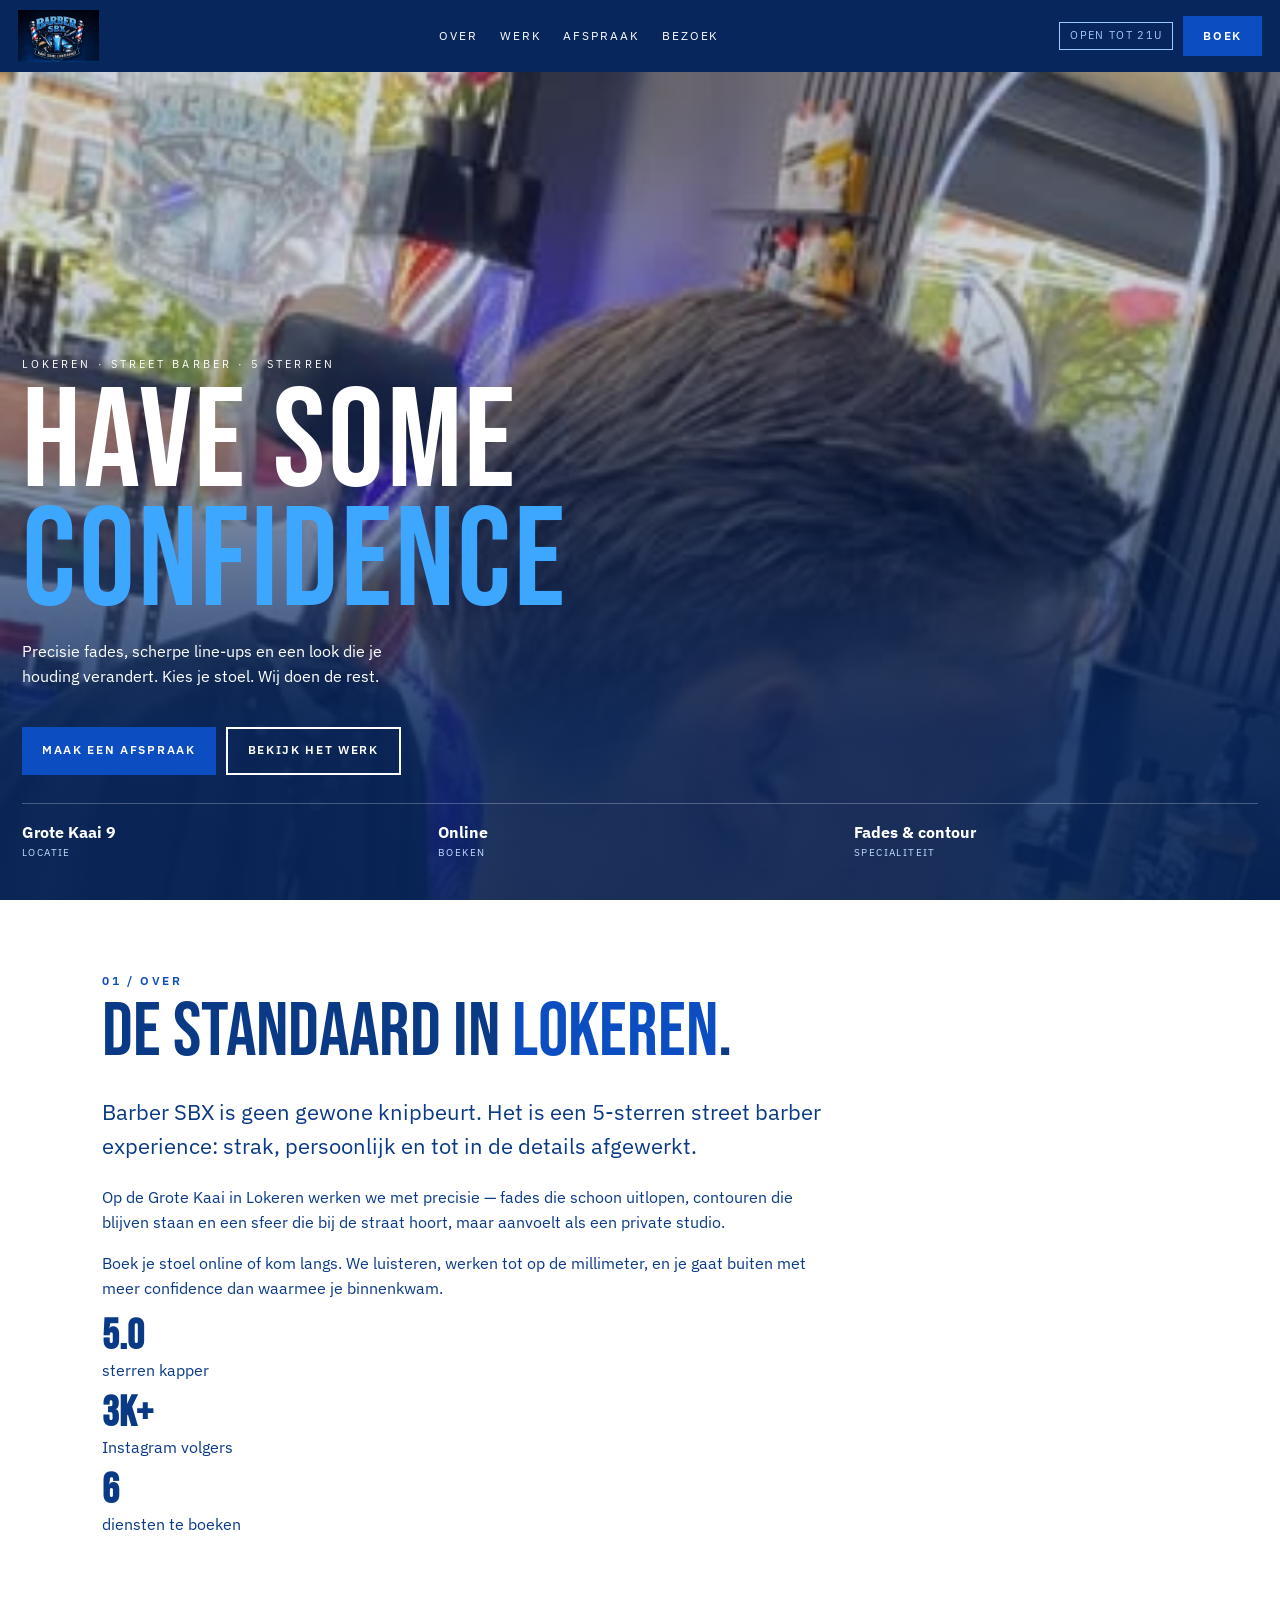
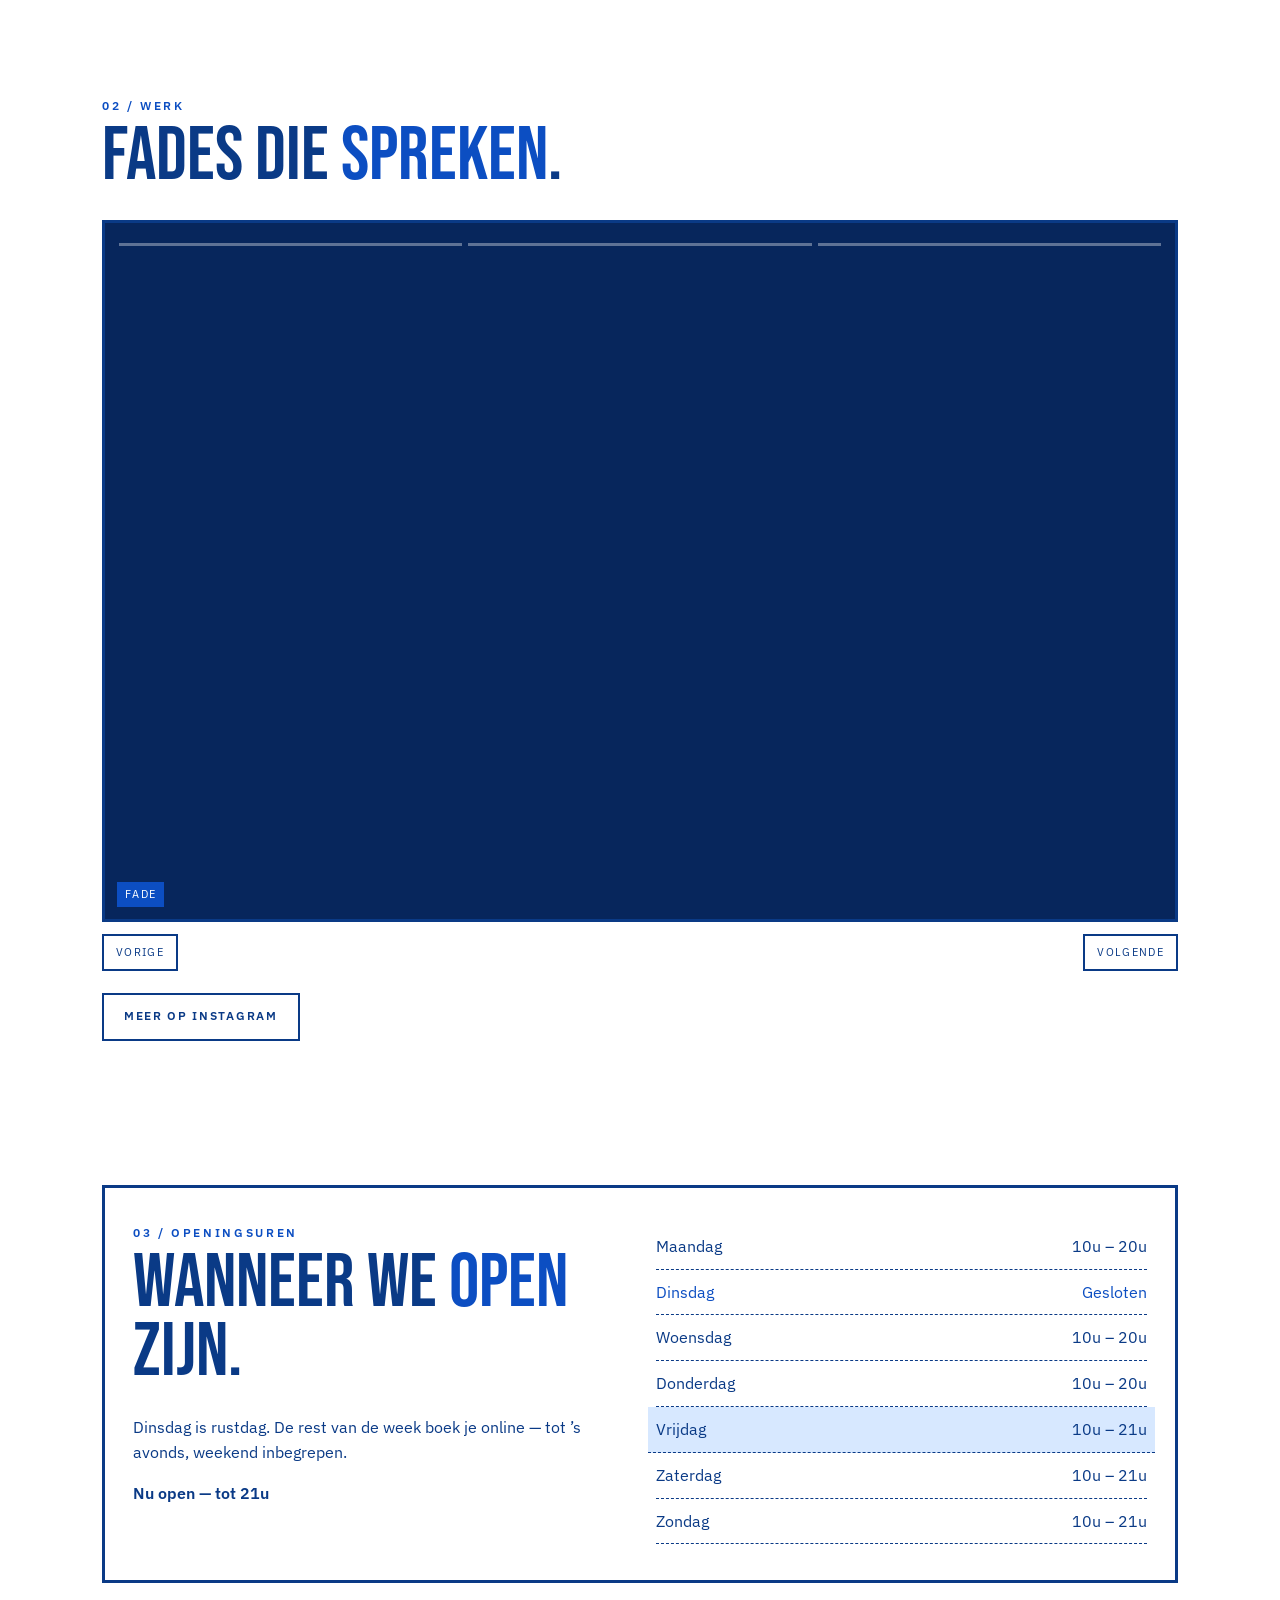
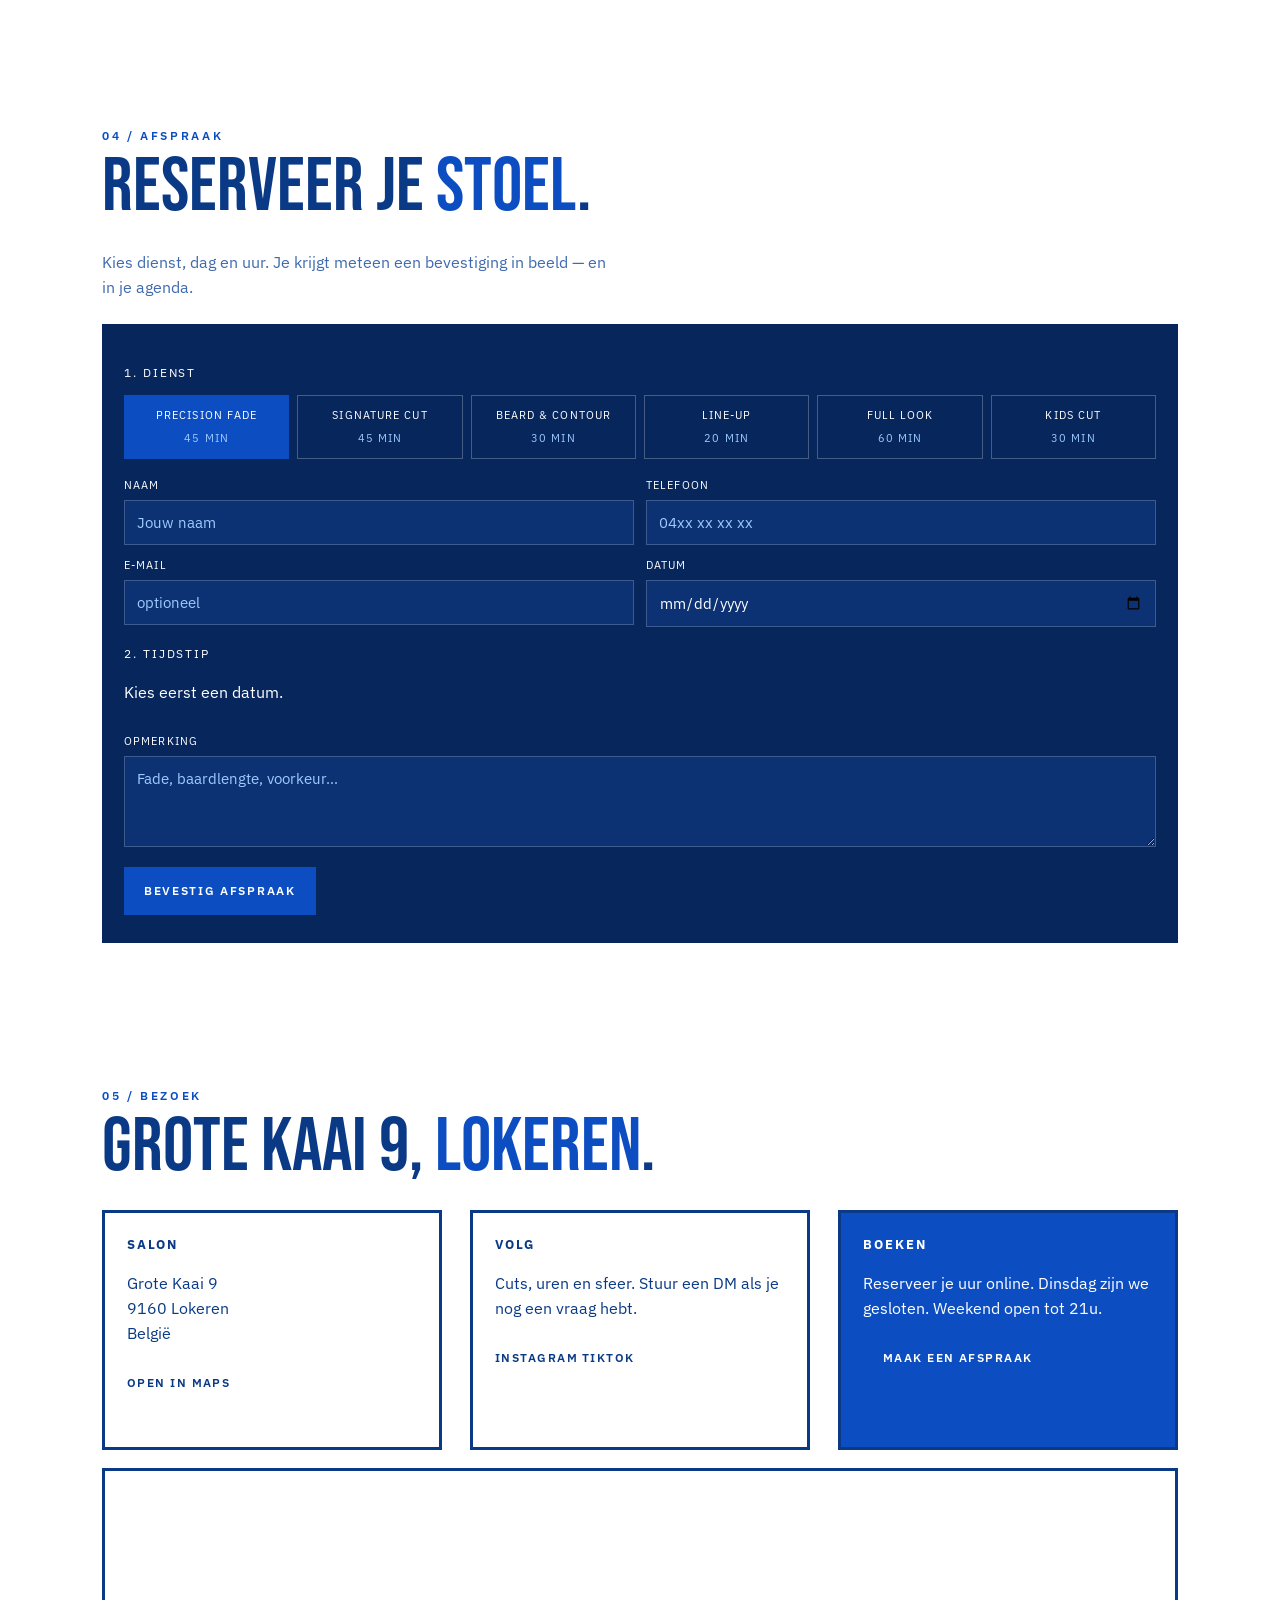
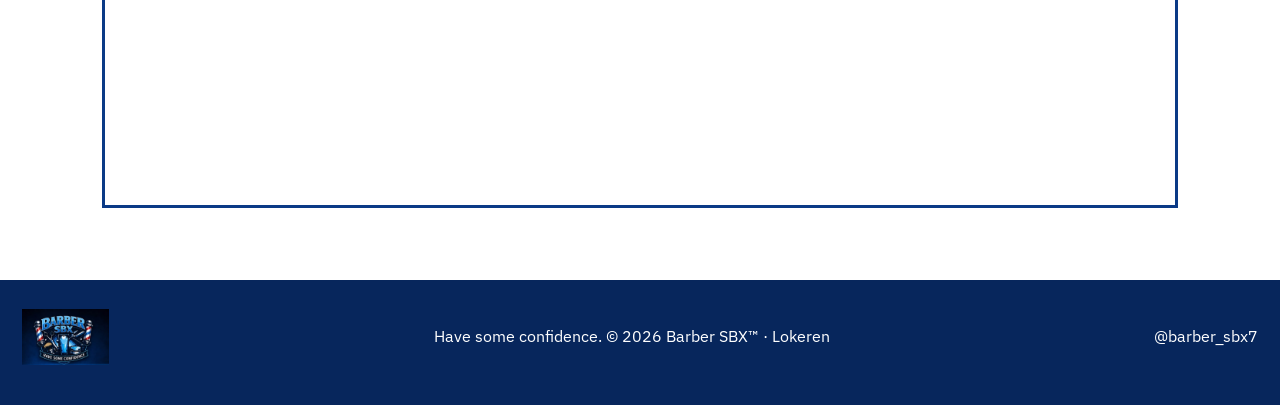
<file: index.html>
<!DOCTYPE html>
<html lang="nl">
  <head>
    <meta charset="UTF-8" />
    <meta name="viewport" content="width=device-width, initial-scale=1" />
    <title>Barber SBX™ | Street look — Lokeren</title>
    <meta
      name="description"
      content="Barber SBX in Lokeren. 5-sterren street barber voor precisie fades, knipbeurten en baard. Grote Kaai 9. Boek online je afspraak."
    />
    <meta name="theme-color" content="#0a3a86" />
    <link rel="icon" href="./assets/brand/favicon.svg" type="image/svg+xml" />
    <meta property="og:title" content="Barber SBX™ | Have Some Confidence" />
    <meta
      property="og:description"
      content="5-sterren kapper in Lokeren. Precisie fades. Boek je afspraak online."
    />
    <meta property="og:type" content="website" />
    <meta property="og:image" content="./assets/images/work-4.jpg" />
    <meta property="og:locale" content="nl_BE" />
    <link rel="preconnect" href="https://fonts.googleapis.com" />
    <link rel="preconnect" href="https://fonts.gstatic.com" crossorigin />
    <link
      href="https://fonts.googleapis.com/css2?family=Bebas+Neue&family=IBM+Plex+Sans:ital,wght@0,400;0,500;0,600;1,400&display=swap"
      rel="stylesheet"
    />
    <link rel="stylesheet" href="./styles.css?v=blauw-wit" />
  </head>
  <body>
    <div class="loader" id="loader">
      <img src="./assets/brand/logo.png" alt="Barber SBX" />
    </div>

    <header class="nav" id="nav">
      <a class="nav-brand" href="#top">
        <img src="./assets/brand/logo.png" alt="Barber SBX" />
      </a>
      <nav class="nav-links" id="navLinks" aria-label="Hoofdnavigatie">
        <a href="#over">Over</a>
        <a href="#werk">Werk</a>
        <a href="#afspraak">Afspraak</a>
        <a href="#bezoek">Bezoek</a>
      </nav>
      <div class="nav-actions">
        <span class="status-pill" id="statusPill">Status</span>
        <a class="btn btn-sm" href="#afspraak">Boek</a>
        <button class="nav-toggle" id="navToggle" aria-label="Menu" aria-expanded="false">
          <span></span><span></span>
        </button>
      </div>
    </header>

    <main id="top">
      <section class="hero">
        <video
          autoplay
          muted
          loop
          playsinline
          webkit-playsinline
          preload="auto"
          disablepictureinpicture
          controlslist="nodownload nofullscreen noremoteplayback"
          aria-label="Barber aan het knippen"
        >
          <source src="./assets/video/cut-hero.mp4" type="video/mp4" />
        </video>
        <img src="./assets/images/work-4.jpg" alt="" />
        <div class="hero-shade"></div>
        <div class="hero-copy">
          <p class="tag">Lokeren · Street barber · 5 sterren</p>
          <h1>Have some<br /><span>confidence</span></h1>
          <p class="lead">
            Precisie fades, scherpe line-ups en een look die je houding verandert.
            Kies je stoel. Wij doen de rest.
          </p>
          <div class="hero-cta">
            <a class="btn" href="#afspraak">Maak een afspraak</a>
            <a class="btn ghost" href="#werk">Bekijk het werk</a>
          </div>
          <ul class="facts">
            <li><b>Grote Kaai 9</b><span>Locatie</span></li>
            <li><b>Online</b><span>Boeken</span></li>
            <li><b>Fades &amp; contour</b><span>Specialiteit</span></li>
          </ul>
        </div>
      </section>

      <section class="block about" id="over">
        <p class="kicker">01 / Over</p>
        <h2>De standaard in <i>Lokeren</i>.</h2>
        <div class="about-grid">
          <div>
            <p class="lede">
              Barber SBX is geen gewone knipbeurt. Het is een 5-sterren street barber
              experience: strak, persoonlijk en tot in de details afgewerkt.
            </p>
            <p>
              Op de Grote Kaai in Lokeren werken we met precisie — fades die schoon
              uitlopen, contouren die blijven staan en een sfeer die bij de straat
              hoort, maar aanvoelt als een private studio.
            </p>
            <p>
              Boek je stoel online of kom langs. We luisteren, werken tot op de
              millimeter, en je gaat buiten met meer confidence dan waarmee je binnenkwam.
            </p>
            <ul class="stats">
              <li><strong data-count="5" data-suffix=".0">0</strong> sterren kapper</li>
              <li><strong data-count="3" data-suffix="k+">0</strong> Instagram volgers</li>
              <li><strong data-count="6" data-suffix="">0</strong> diensten te boeken</li>
            </ul>
          </div>
        </div>
      </section>

      <section class="block gallery" id="werk">
        <p class="kicker">02 / Werk</p>
        <h2>Fades die <i>spreken</i>.</h2>
        <div class="cut-show" data-cut-show aria-roledescription="slideshow" aria-label="Voorbeeldkapsels">
          <div class="cut-stage">
            <div class="cut-progress" data-cut-progress></div>
            <video
              muted
              playsinline
              webkit-playsinline
              preload="metadata"
              disablepictureinpicture
              controlslist="nodownload nofullscreen noremoteplayback"
              data-label="Fade"
              aria-label="Voorbeeldkapsel fade van Barber SBX"
            >
              <source src="./assets/video/cut-1.mp4" type="video/mp4" />
            </video>
            <video
              muted
              playsinline
              webkit-playsinline
              preload="metadata"
              disablepictureinpicture
              controlslist="nodownload nofullscreen noremoteplayback"
              data-label="Cut"
              aria-label="Voorbeeldkapsel cut van Barber SBX"
            >
              <source src="./assets/video/cut-2.mp4" type="video/mp4" />
            </video>
            <video
              muted
              playsinline
              webkit-playsinline
              preload="metadata"
              disablepictureinpicture
              controlslist="nodownload nofullscreen noremoteplayback"
              data-label="Fades"
              aria-label="Voorbeeldkapsels fades van Barber SBX"
            >
              <source src="./assets/video/cut-3.mp4" type="video/mp4" />
            </video>
            <span class="cut-label" data-cut-label>Fade</span>
          </div>
          <div class="cut-nav">
            <button type="button" data-cut-prev>Vorige</button>
            <button type="button" data-cut-next>Volgende</button>
          </div>
        </div>
        <a class="btn ghost" href="https://www.instagram.com/barber_sbx7/" target="_blank" rel="noopener">
          Meer op Instagram
        </a>
      </section>

      <section class="block hours" id="uren">
        <div class="ticket">
          <div>
            <p class="kicker">03 / Openingsuren</p>
            <h2>Wanneer we <i>open</i> zijn.</h2>
            <p>
              Dinsdag is rustdag. De rest van de week boek je online — tot ’s avonds,
              weekend inbegrepen.
            </p>
            <p class="live-line" id="liveLine">We kijken of de stoel vrij is…</p>
          </div>
          <ol class="hours-table" id="hoursTable">
            <li data-day="1"><span>Maandag</span><span>10u – 20u</span></li>
            <li data-day="2" class="closed"><span>Dinsdag</span><span>Gesloten</span></li>
            <li data-day="3"><span>Woensdag</span><span>10u – 20u</span></li>
            <li data-day="4"><span>Donderdag</span><span>10u – 20u</span></li>
            <li data-day="5"><span>Vrijdag</span><span>10u – 21u</span></li>
            <li data-day="6"><span>Zaterdag</span><span>10u – 21u</span></li>
            <li data-day="0"><span>Zondag</span><span>10u – 21u</span></li>
          </ol>
        </div>
      </section>

      <section class="block booking" id="afspraak">
        <p class="kicker">04 / Afspraak</p>
        <h2>Reserveer je <i>stoel</i>.</h2>
        <p class="note">Kies dienst, dag en uur. Je krijgt meteen een bevestiging in beeld — en in je agenda.</p>

        <form class="book-form" id="bookForm">
          <p class="book-label">1. Dienst</p>
          <div class="book-services" id="bookServices">
            <label class="service-chip">
              <input type="radio" name="service" value="fade" checked />
              <span>Precision Fade <em>45 min</em></span>
            </label>
            <label class="service-chip">
              <input type="radio" name="service" value="cut" />
              <span>Signature Cut <em>45 min</em></span>
            </label>
            <label class="service-chip">
              <input type="radio" name="service" value="beard" />
              <span>Beard &amp; Contour <em>30 min</em></span>
            </label>
            <label class="service-chip">
              <input type="radio" name="service" value="lineup" />
              <span>Line-up <em>20 min</em></span>
            </label>
            <label class="service-chip">
              <input type="radio" name="service" value="full" />
              <span>Full Look <em>60 min</em></span>
            </label>
            <label class="service-chip">
              <input type="radio" name="service" value="kids" />
              <span>Kids Cut <em>30 min</em></span>
            </label>
          </div>

          <div class="book-grid">
            <label>Naam <input id="bookName" name="name" type="text" autocomplete="name" required placeholder="Jouw naam" /></label>
            <label>Telefoon <input id="bookPhone" name="phone" type="tel" autocomplete="tel" required placeholder="04xx xx xx xx" /></label>
            <label>E-mail <input id="bookEmail" name="email" type="email" autocomplete="email" placeholder="optioneel" /></label>
            <label>Datum <input id="bookDate" name="date" type="date" required /></label>
          </div>

          <p class="book-label">2. Tijdstip</p>
          <p class="slot-hint" id="slotHint">Kies eerst een datum.</p>
          <div class="slots" id="slots" role="listbox" aria-label="Beschikbare uren"></div>

          <label class="wide">Opmerking <textarea id="bookNote" name="note" rows="3" placeholder="Fade, baardlengte, voorkeur…"></textarea></label>
          <input type="hidden" id="bookTime" name="time" />
          <button class="btn" type="submit" id="bookSubmit">Bevestig afspraak</button>
        </form>

        <div class="book-success" id="bookSuccess" hidden>
          <p class="kicker">Bevestigd</p>
          <h3>Je stoel staat klaar.</h3>
          <p id="bookSummary"></p>
          <div class="hero-cta">
            <button class="btn" type="button" id="bookIcs">Zet in je agenda</button>
            <button class="btn ghost" type="button" id="bookNew">Nieuwe afspraak</button>
          </div>
        </div>
      </section>

      <section class="block visit" id="bezoek">
        <p class="kicker">05 / Bezoek</p>
        <h2>Grote Kaai 9, <i>Lokeren</i>.</h2>
        <div class="cards">
          <article>
            <h3>Salon</h3>
            <p>Grote Kaai 9<br />9160 Lokeren<br />België</p>
            <a href="https://maps.google.com/?q=Grote+Kaai+9,+9160+Lokeren" target="_blank" rel="noopener">Open in Maps</a>
          </article>
          <article>
            <h3>Volg</h3>
            <p>Cuts, uren en sfeer. Stuur een DM als je nog een vraag hebt.</p>
            <a href="https://www.instagram.com/barber_sbx7/" target="_blank" rel="noopener">Instagram</a>
            <a href="https://www.tiktok.com/@barber_sbx" target="_blank" rel="noopener">TikTok</a>
          </article>
          <article class="hot">
            <h3>Boeken</h3>
            <p>Reserveer je uur online. Dinsdag zijn we gesloten. Weekend open tot 21u.</p>
            <a class="btn" href="#afspraak">Maak een afspraak</a>
          </article>
        </div>
        <div class="map-wrap">
          <iframe
            title="Barber SBX op Grote Kaai 9, Lokeren"
            loading="lazy"
            referrerpolicy="no-referrer-when-downgrade"
            src="https://maps.google.com/maps?q=Grote%20Kaai%209%2C%209160%20Lokeren&t=&z=16&ie=UTF8&iwloc=&output=embed"
          ></iframe>
        </div>
      </section>
    </main>

    <a class="float-book" href="#afspraak">Boek</a>

    <footer class="footer">
      <img src="./assets/brand/logo.png" alt="Barber SBX" />
      <p>Have some confidence. © <span id="year"></span> Barber SBX™ · Lokeren</p>
      <a href="https://www.instagram.com/barber_sbx7/" target="_blank" rel="noopener">@barber_sbx7</a>
    </footer>

    <div class="lightbox" id="lightbox" hidden>
      <button class="lightbox-close" id="lightboxClose" aria-label="Sluiten">Sluiten</button>
      <img id="lightboxImg" alt="" />
    </div>

    <script src="./app.js"></script>
  </body>
</html>
</file>
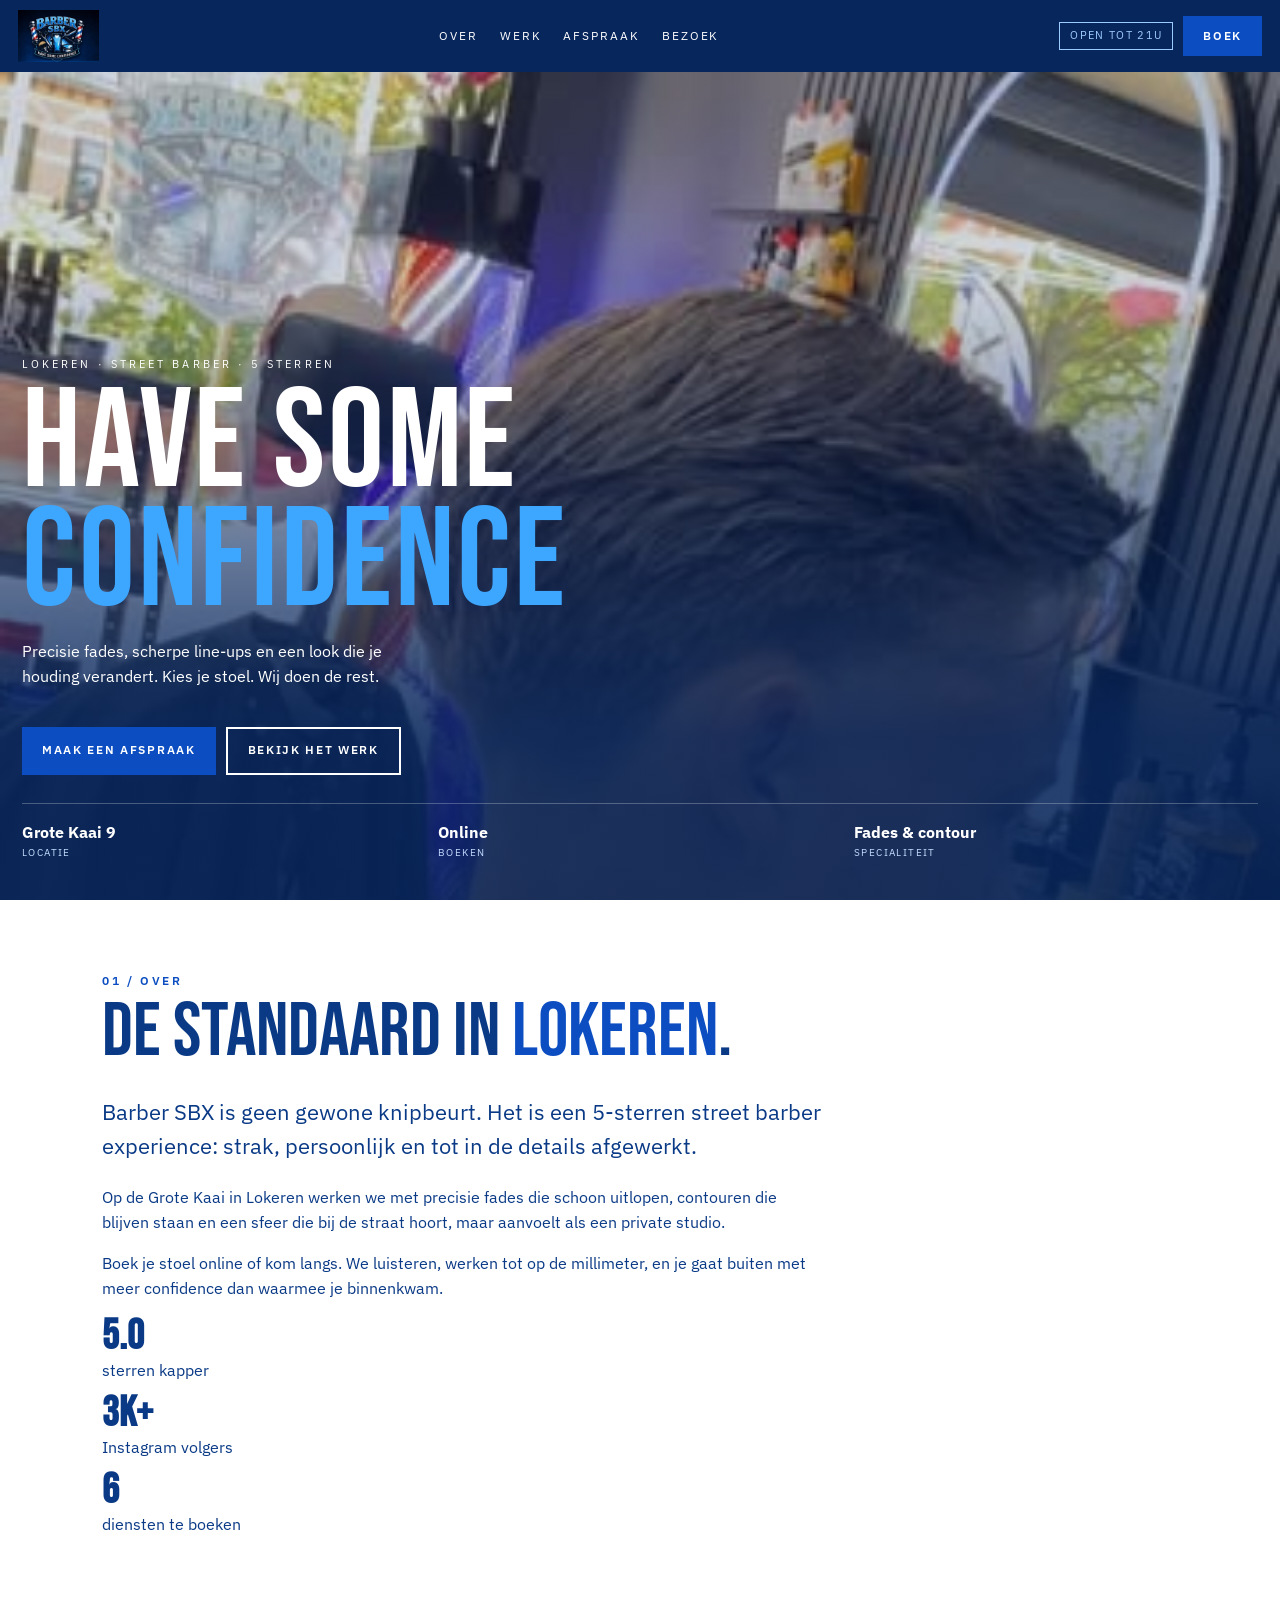
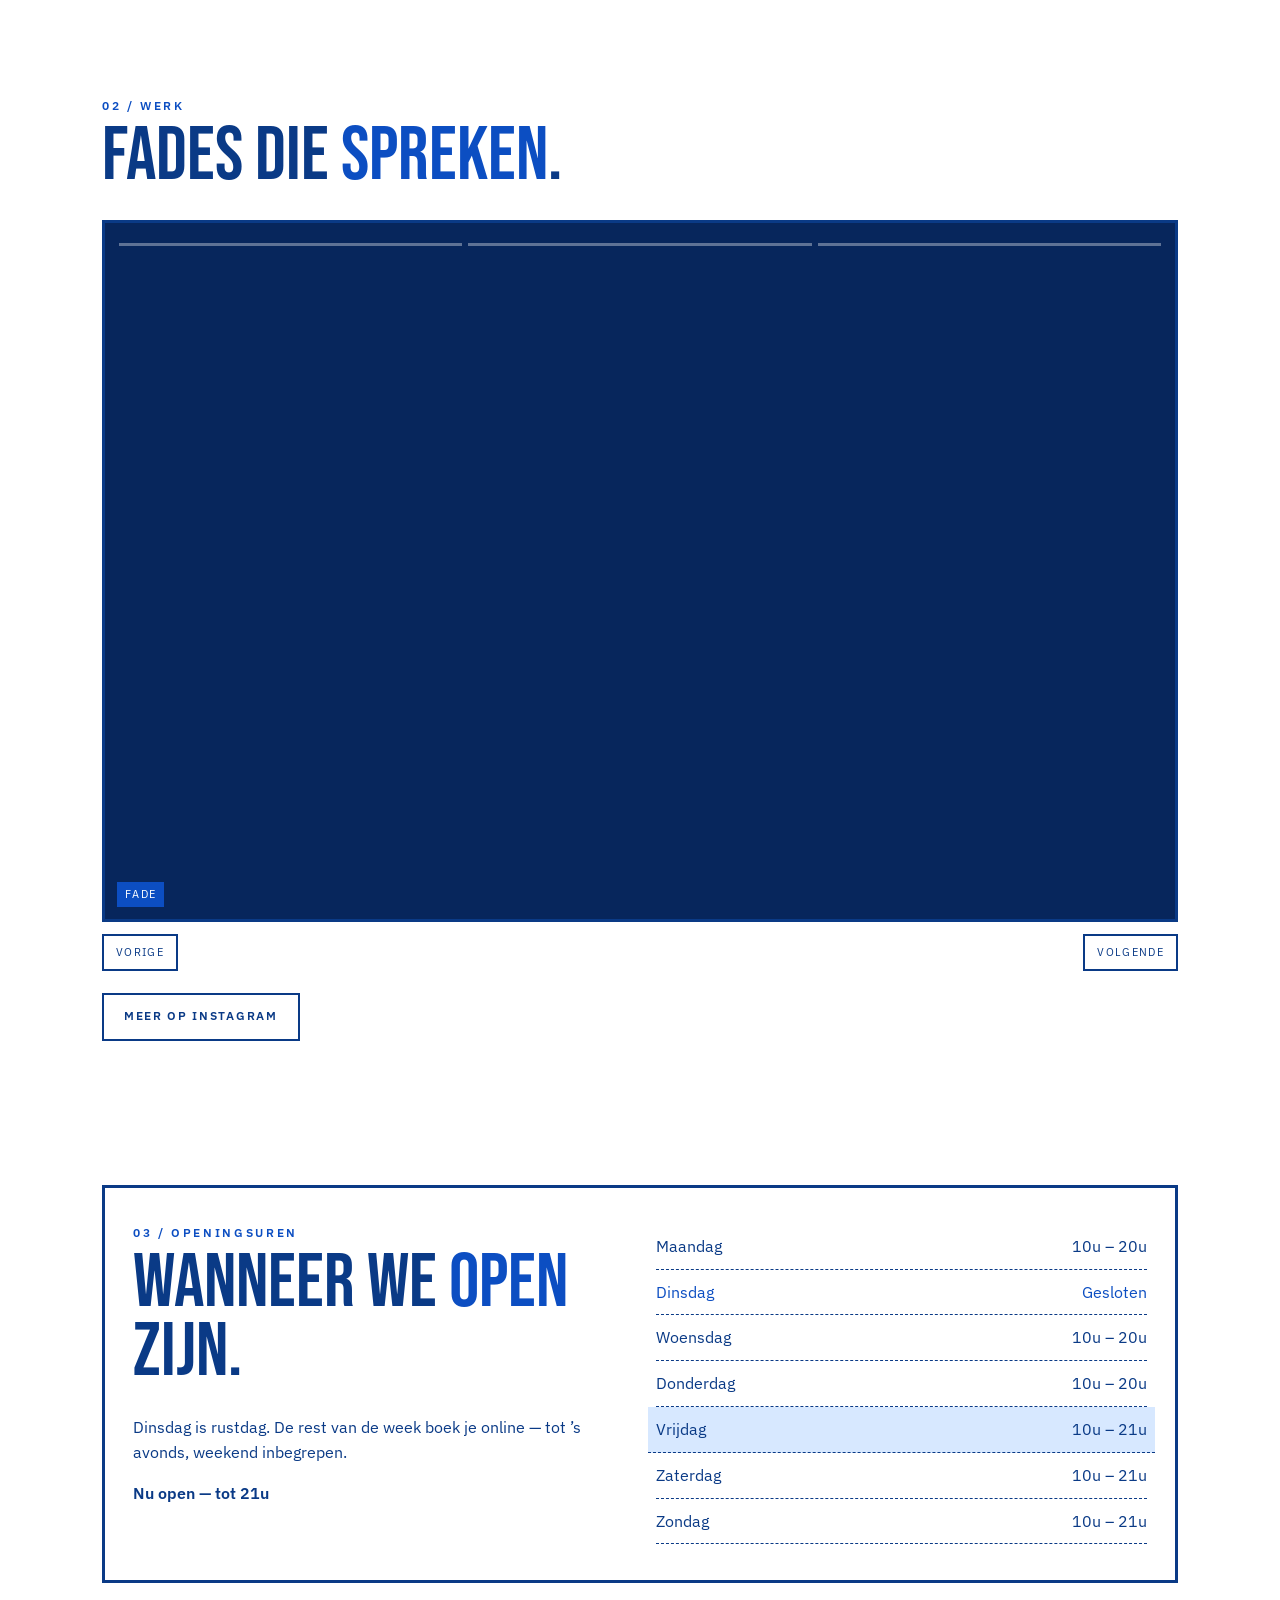
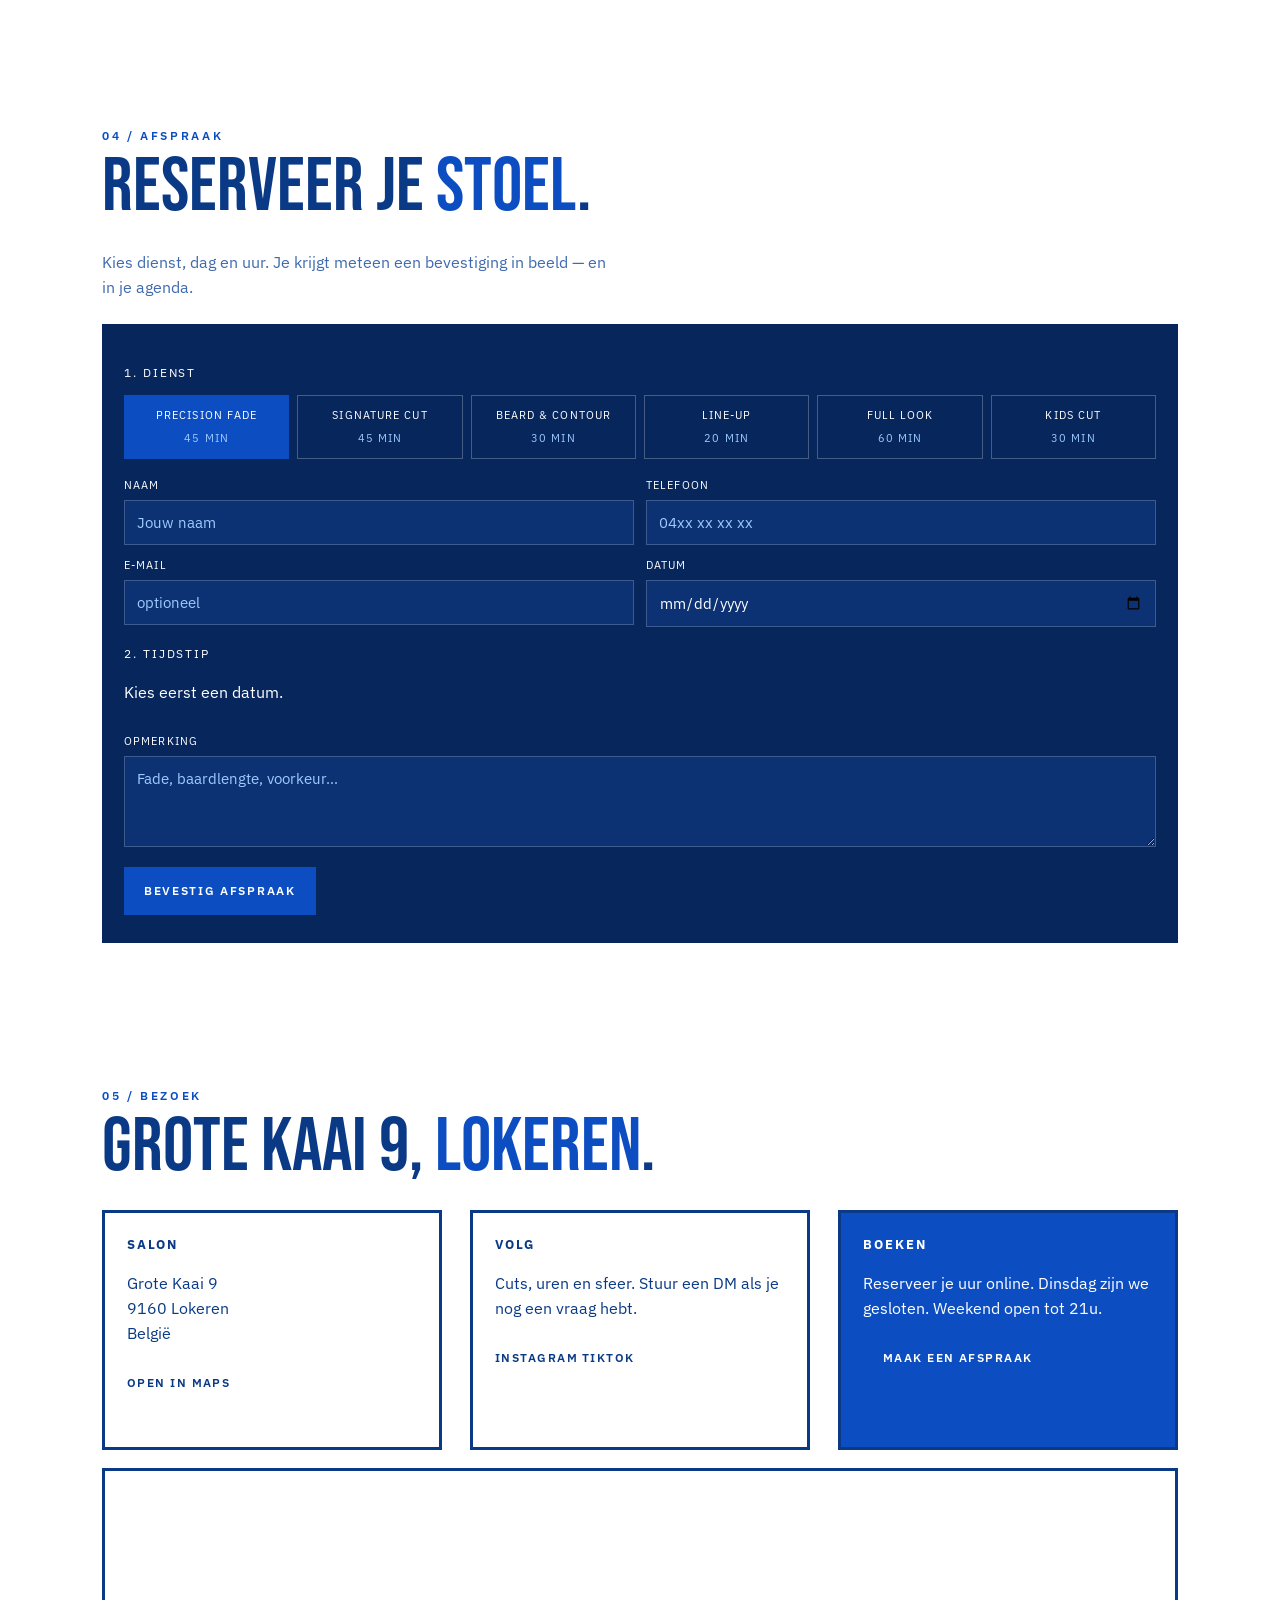
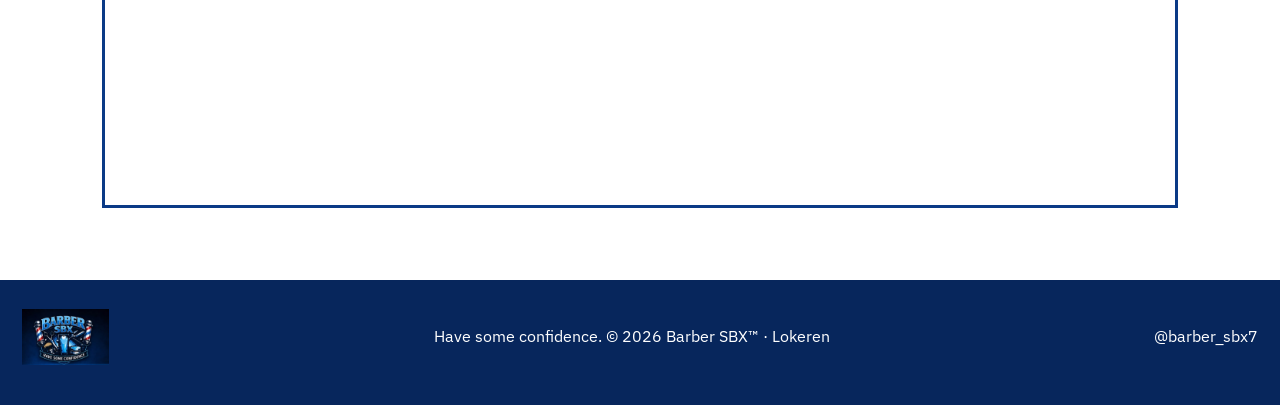
<file: docs/index.html>
<!DOCTYPE html>
<html lang="nl">
  <head>
    <meta charset="UTF-8" />
    <meta name="viewport" content="width=device-width, initial-scale=1" />
    <title>Barber SBX™ | Street look — Lokeren</title>
    <meta
      name="description"
      content="Barber SBX in Lokeren. 5-sterren street barber voor precisie fades, knipbeurten en baard. Grote Kaai 9. Boek online je afspraak."
    />
    <meta name="theme-color" content="#0a3a86" />
    <link rel="icon" href="./assets/brand/favicon.svg" type="image/svg+xml" />
    <meta property="og:title" content="Barber SBX™ | Have Some Confidence" />
    <meta
      property="og:description"
      content="5-sterren kapper in Lokeren. Precisie fades. Boek je afspraak online."
    />
    <meta property="og:type" content="website" />
    <meta property="og:image" content="./assets/images/work-4.jpg" />
    <meta property="og:locale" content="nl_BE" />
    <link rel="preconnect" href="https://fonts.googleapis.com" />
    <link rel="preconnect" href="https://fonts.gstatic.com" crossorigin />
    <link
      href="https://fonts.googleapis.com/css2?family=Bebas+Neue&family=IBM+Plex+Sans:ital,wght@0,400;0,500;0,600;1,400&display=swap"
      rel="stylesheet"
    />
    <link rel="stylesheet" href="./styles.css?v=blauw-wit" />
  </head>
  <body>
    <div class="loader" id="loader">
      <img src="./assets/brand/logo.png" alt="Barber SBX" />
    </div>

    <header class="nav" id="nav">
      <a class="nav-brand" href="#top">
        <img src="./assets/brand/logo.png" alt="Barber SBX" />
      </a>
      <nav class="nav-links" id="navLinks" aria-label="Hoofdnavigatie">
        <a href="#over">Over</a>
        <a href="#werk">Werk</a>
        <a href="#afspraak">Afspraak</a>
        <a href="#bezoek">Bezoek</a>
      </nav>
      <div class="nav-actions">
        <span class="status-pill" id="statusPill">Status</span>
        <a class="btn btn-sm" href="#afspraak">Boek</a>
        <button class="nav-toggle" id="navToggle" aria-label="Menu" aria-expanded="false">
          <span></span><span></span>
        </button>
      </div>
    </header>

    <main id="top">
      <section class="hero">
        <video
          autoplay
          muted
          loop
          playsinline
          webkit-playsinline
          preload="auto"
          disablepictureinpicture
          controlslist="nodownload nofullscreen noremoteplayback"
          aria-label="Barber aan het knippen"
        >
          <source src="./assets/video/cut-hero.mp4" type="video/mp4" />
        </video>
        <img src="./assets/images/work-4.jpg" alt="" />
        <div class="hero-shade"></div>
        <div class="hero-copy">
          <p class="tag">Lokeren · Street barber · 5 sterren</p>
          <h1>Have some<br /><span>confidence</span></h1>
          <p class="lead">
            Precisie fades, scherpe line-ups en een look die je houding verandert.
            Kies je stoel. Wij doen de rest.
          </p>
          <div class="hero-cta">
            <a class="btn" href="#afspraak">Maak een afspraak</a>
            <a class="btn ghost" href="#werk">Bekijk het werk</a>
          </div>
          <ul class="facts">
            <li><b>Grote Kaai 9</b><span>Locatie</span></li>
            <li><b>Online</b><span>Boeken</span></li>
            <li><b>Fades &amp; contour</b><span>Specialiteit</span></li>
          </ul>
        </div>
      </section>

      <section class="block about" id="over">
        <p class="kicker">01 / Over</p>
        <h2>De standaard in <i>Lokeren</i>.</h2>
        <div class="about-grid">
          <div>
            <p class="lede">
              Barber SBX is geen gewone knipbeurt. Het is een 5-sterren street barber
              experience: strak, persoonlijk en tot in de details afgewerkt.
            </p>
            <p>
              Op de Grote Kaai in Lokeren werken we met precisie fades die schoon
              uitlopen, contouren die blijven staan en een sfeer die bij de straat
              hoort, maar aanvoelt als een private studio.
            </p>
            <p>
              Boek je stoel online of kom langs. We luisteren, werken tot op de
              millimeter, en je gaat buiten met meer confidence dan waarmee je binnenkwam.
            </p>
            <ul class="stats">
              <li><strong data-count="5" data-suffix=".0">0</strong> sterren kapper</li>
              <li><strong data-count="3" data-suffix="k+">0</strong> Instagram volgers</li>
              <li><strong data-count="6" data-suffix="">0</strong> diensten te boeken</li>
            </ul>
          </div>
        </div>
      </section>

      <section class="block gallery" id="werk">
        <p class="kicker">02 / Werk</p>
        <h2>Fades die <i>spreken</i>.</h2>
        <div class="cut-show" data-cut-show aria-roledescription="slideshow" aria-label="Voorbeeldkapsels">
          <div class="cut-stage">
            <div class="cut-progress" data-cut-progress></div>
            <video
              muted
              playsinline
              webkit-playsinline
              preload="metadata"
              disablepictureinpicture
              controlslist="nodownload nofullscreen noremoteplayback"
              data-label="Fade"
              aria-label="Voorbeeldkapsel fade van Barber SBX"
            >
              <source src="./assets/video/cut-1.mp4" type="video/mp4" />
            </video>
            <video
              muted
              playsinline
              webkit-playsinline
              preload="metadata"
              disablepictureinpicture
              controlslist="nodownload nofullscreen noremoteplayback"
              data-label="Cut"
              aria-label="Voorbeeldkapsel cut van Barber SBX"
            >
              <source src="./assets/video/cut-2.mp4" type="video/mp4" />
            </video>
            <video
              muted
              playsinline
              webkit-playsinline
              preload="metadata"
              disablepictureinpicture
              controlslist="nodownload nofullscreen noremoteplayback"
              data-label="Fades"
              aria-label="Voorbeeldkapsels fades van Barber SBX"
            >
              <source src="./assets/video/cut-3.mp4" type="video/mp4" />
            </video>
            <span class="cut-label" data-cut-label>Fade</span>
          </div>
          <div class="cut-nav">
            <button type="button" data-cut-prev>Vorige</button>
            <button type="button" data-cut-next>Volgende</button>
          </div>
        </div>
        <a class="btn ghost" href="https://www.instagram.com/barber_sbx7/" target="_blank" rel="noopener">
          Meer op Instagram
        </a>
      </section>

      <section class="block hours" id="uren">
        <div class="ticket">
          <div>
            <p class="kicker">03 / Openingsuren</p>
            <h2>Wanneer we <i>open</i> zijn.</h2>
            <p>
              Dinsdag is rustdag. De rest van de week boek je online — tot ’s avonds,
              weekend inbegrepen.
            </p>
            <p class="live-line" id="liveLine">We kijken of de stoel vrij is…</p>
          </div>
          <ol class="hours-table" id="hoursTable">
            <li data-day="1"><span>Maandag</span><span>10u – 20u</span></li>
            <li data-day="2" class="closed"><span>Dinsdag</span><span>Gesloten</span></li>
            <li data-day="3"><span>Woensdag</span><span>10u – 20u</span></li>
            <li data-day="4"><span>Donderdag</span><span>10u – 20u</span></li>
            <li data-day="5"><span>Vrijdag</span><span>10u – 21u</span></li>
            <li data-day="6"><span>Zaterdag</span><span>10u – 21u</span></li>
            <li data-day="0"><span>Zondag</span><span>10u – 21u</span></li>
          </ol>
        </div>
      </section>

      <section class="block booking" id="afspraak">
        <p class="kicker">04 / Afspraak</p>
        <h2>Reserveer je <i>stoel</i>.</h2>
        <p class="note">Kies dienst, dag en uur. Je krijgt meteen een bevestiging in beeld — en in je agenda.</p>

        <form class="book-form" id="bookForm">
          <p class="book-label">1. Dienst</p>
          <div class="book-services" id="bookServices">
            <label class="service-chip">
              <input type="radio" name="service" value="fade" checked />
              <span>Precision Fade <em>45 min</em></span>
            </label>
            <label class="service-chip">
              <input type="radio" name="service" value="cut" />
              <span>Signature Cut <em>45 min</em></span>
            </label>
            <label class="service-chip">
              <input type="radio" name="service" value="beard" />
              <span>Beard &amp; Contour <em>30 min</em></span>
            </label>
            <label class="service-chip">
              <input type="radio" name="service" value="lineup" />
              <span>Line-up <em>20 min</em></span>
            </label>
            <label class="service-chip">
              <input type="radio" name="service" value="full" />
              <span>Full Look <em>60 min</em></span>
            </label>
            <label class="service-chip">
              <input type="radio" name="service" value="kids" />
              <span>Kids Cut <em>30 min</em></span>
            </label>
          </div>

          <div class="book-grid">
            <label>Naam <input id="bookName" name="name" type="text" autocomplete="name" required placeholder="Jouw naam" /></label>
            <label>Telefoon <input id="bookPhone" name="phone" type="tel" autocomplete="tel" required placeholder="04xx xx xx xx" /></label>
            <label>E-mail <input id="bookEmail" name="email" type="email" autocomplete="email" placeholder="optioneel" /></label>
            <label>Datum <input id="bookDate" name="date" type="date" required /></label>
          </div>

          <p class="book-label">2. Tijdstip</p>
          <p class="slot-hint" id="slotHint">Kies eerst een datum.</p>
          <div class="slots" id="slots" role="listbox" aria-label="Beschikbare uren"></div>

          <label class="wide">Opmerking <textarea id="bookNote" name="note" rows="3" placeholder="Fade, baardlengte, voorkeur…"></textarea></label>
          <input type="hidden" id="bookTime" name="time" />
          <button class="btn" type="submit" id="bookSubmit">Bevestig afspraak</button>
        </form>

        <div class="book-success" id="bookSuccess" hidden>
          <p class="kicker">Bevestigd</p>
          <h3>Je stoel staat klaar.</h3>
          <p id="bookSummary"></p>
          <div class="hero-cta">
            <button class="btn" type="button" id="bookIcs">Zet in je agenda</button>
            <button class="btn ghost" type="button" id="bookNew">Nieuwe afspraak</button>
          </div>
        </div>
      </section>

      <section class="block visit" id="bezoek">
        <p class="kicker">05 / Bezoek</p>
        <h2>Grote Kaai 9, <i>Lokeren</i>.</h2>
        <div class="cards">
          <article>
            <h3>Salon</h3>
            <p>Grote Kaai 9<br />9160 Lokeren<br />België</p>
            <a href="https://maps.google.com/?q=Grote+Kaai+9,+9160+Lokeren" target="_blank" rel="noopener">Open in Maps</a>
          </article>
          <article>
            <h3>Volg</h3>
            <p>Cuts, uren en sfeer. Stuur een DM als je nog een vraag hebt.</p>
            <a href="https://www.instagram.com/barber_sbx7/" target="_blank" rel="noopener">Instagram</a>
            <a href="https://www.tiktok.com/@barber_sbx" target="_blank" rel="noopener">TikTok</a>
          </article>
          <article class="hot">
            <h3>Boeken</h3>
            <p>Reserveer je uur online. Dinsdag zijn we gesloten. Weekend open tot 21u.</p>
            <a class="btn" href="#afspraak">Maak een afspraak</a>
          </article>
        </div>
        <div class="map-wrap">
          <iframe
            title="Barber SBX op Grote Kaai 9, Lokeren"
            loading="lazy"
            referrerpolicy="no-referrer-when-downgrade"
            src="https://maps.google.com/maps?q=Grote%20Kaai%209%2C%209160%20Lokeren&t=&z=16&ie=UTF8&iwloc=&output=embed"
          ></iframe>
        </div>
      </section>
    </main>

    <a class="float-book" href="#afspraak">Boek</a>

    <footer class="footer">
      <img src="./assets/brand/logo.png" alt="Barber SBX" />
      <p>Have some confidence. © <span id="year"></span> Barber SBX™ · Lokeren</p>
      <a href="https://www.instagram.com/barber_sbx7/" target="_blank" rel="noopener">@barber_sbx7</a>
    </footer>

    <div class="lightbox" id="lightbox" hidden>
      <button class="lightbox-close" id="lightboxClose" aria-label="Sluiten">Sluiten</button>
      <img id="lightboxImg" alt="" />
    </div>

    <script src="./app.js"></script>
  </body>
</html>
</file>
<file: styles.css>
:root {
  --paper: #ffffff;
  --ink: #0a3a86;
  --muted: #3e6aaf;
  --red: #0c4ec2;
  --red-2: #3da6ff;
  --line: #0a3a86;
  --white: #ffffff;
  --deep: #07265c;
}

* { box-sizing: border-box; }
html { scroll-behavior: smooth; }
body {
  margin: 0;
  background: var(--paper);
  color: var(--ink);
  font-family: "IBM Plex Sans", system-ui, sans-serif;
  line-height: 1.55;
}
img, video { max-width: 100%; display: block; }
a { color: inherit; text-decoration: none; }
button, input, textarea { font: inherit; color: inherit; }
button { background: none; border: 0; cursor: pointer; }

.loader {
  position: fixed;
  inset: 0;
  z-index: 100;
  display: grid;
  place-items: center;
  background: var(--ink);
  transition: opacity 0.6s ease, visibility 0.6s ease;
}
.loader.hide { opacity: 0; visibility: hidden; pointer-events: none; }
.loader img { width: min(240px, 70vw); }

.nav {
  position: fixed;
  inset: 0 0 auto;
  z-index: 90;
  height: 72px;
  display: flex;
  align-items: center;
  justify-content: space-between;
  padding: 0 18px;
  background: var(--deep);
  color: #fff;
}
.nav img { height: 52px; }
.nav-links { display: flex; gap: 22px; }
.nav-links a {
  text-transform: uppercase;
  letter-spacing: 0.16em;
  font-size: 12px;
}
.nav-actions { display: flex; align-items: center; gap: 10px; }
.status-pill {
  border: 1px solid rgba(255,255,255,0.3);
  padding: 4px 10px;
  font-size: 11px;
  letter-spacing: 0.12em;
  text-transform: uppercase;
}
.status-pill.open { border-color: #9ecbff; color: #9ecbff; }
.nav-toggle {
  display: none;
  width: 44px;
  height: 44px;
  position: relative;
}
.nav-toggle span {
  position: absolute;
  left: 12px;
  right: 12px;
  height: 2px;
  background: #fff;
}
.nav-toggle span:first-child { top: 16px; }
.nav-toggle span:last-child { top: 26px; }
.nav-toggle.active span:first-child { top: 21px; transform: rotate(45deg); }
.nav-toggle.active span:last-child { top: 21px; transform: rotate(-45deg); }

.btn {
  display: inline-flex;
  align-items: center;
  justify-content: center;
  min-height: 48px;
  padding: 0 20px;
  background: var(--red);
  color: #fff;
  text-transform: uppercase;
  letter-spacing: 0.14em;
  font-size: 12px;
  font-weight: 600;
}
.btn.ghost, .btn-ghost {
  background: transparent;
  color: inherit;
  border: 2px solid currentColor;
}
.btn-sm { min-height: 40px; background: var(--red); color: #fff; }

.hero {
  position: relative;
  min-height: 100svh;
  color: #fff;
  overflow: hidden;
}
.hero video, .hero > img {
  position: absolute;
  inset: 0;
  width: 100%;
  height: 100%;
  object-fit: cover;
  object-position: center 30%;
  pointer-events: none;
}
.hero video { z-index: 1; }
.hero-shade {
  position: absolute;
  inset: 0;
  z-index: 2;
  background: linear-gradient(to top, rgba(7,38,92,0.88) 18%, rgba(7,38,92,0.18) 70%);
}
.hero-copy {
  position: relative;
  z-index: 3;
  min-height: 100svh;
  display: flex;
  flex-direction: column;
  justify-content: flex-end;
  padding: 110px 22px 40px;
}
.tag {
  margin: 0 0 12px;
  text-transform: uppercase;
  letter-spacing: 0.28em;
  font-size: 11px;
}
.hero h1 {
  margin: 0;
  font-family: "Bebas Neue", sans-serif;
  font-size: clamp(64px, 16vw, 140px);
  line-height: 0.85;
  letter-spacing: 0.02em;
  font-weight: 400;
}
.hero h1 span { color: var(--red-2); }
.lead { max-width: 420px; color: #fff; }
.hero-cta { display: flex; flex-wrap: wrap; gap: 10px; margin: 22px 0 28px; }
.facts {
  display: grid;
  grid-template-columns: repeat(3, 1fr);
  gap: 12px;
  margin: 0;
  padding: 16px 0 0;
  border-top: 1px solid rgba(255,255,255,0.25);
  list-style: none;
}
.facts b { display: block; }
.facts span {
  display: block;
  text-transform: uppercase;
  letter-spacing: 0.14em;
  font-size: 10px;
  color: #c5ddff;
}

video::-webkit-media-controls,
video::-webkit-media-controls-start-playback-button,
video::-webkit-media-controls-overlay-play-button {
  display: none !important;
  opacity: 0;
  pointer-events: none;
}

.block { padding: 72px 22px; max-width: 1120px; margin: 0 auto; }
.kicker {
  margin: 0 0 8px;
  color: var(--red);
  text-transform: uppercase;
  letter-spacing: 0.22em;
  font-size: 12px;
  font-weight: 600;
}
h2 {
  margin: 0 0 28px;
  font-family: "Bebas Neue", sans-serif;
  font-size: clamp(42px, 8vw, 76px);
  line-height: 0.9;
  font-weight: 400;
}
h2 i { color: var(--red); font-style: normal; }
.lede { font-size: 22px; }
.about-grid {
  max-width: 720px;
}
.cards {
  display: grid;
  grid-template-columns: 1.1fr 0.9fr;
  gap: 28px;
}
.stats { list-style: none; padding: 0; display: grid; gap: 10px; }
.stats strong {
  font-family: "Bebas Neue", sans-serif;
  font-size: 42px;
  display: block;
  line-height: 1;
}
figure { margin: 0; }
figure img { width: 100%; height: 520px; object-fit: cover; object-position: center 42%; border: 3px solid var(--ink); }
figcaption { margin-top: 8px; text-transform: uppercase; letter-spacing: 0.12em; font-size: 11px; }

.strip {
  display: grid;
  grid-auto-flow: column;
  grid-auto-columns: minmax(240px, 1fr);
  gap: 12px;
  overflow-x: auto;
  scroll-snap-type: x mandatory;
  padding-bottom: 10px;
  margin-bottom: 22px;
}
.strip a,
.strip figure {
  position: relative;
  margin: 0;
  scroll-snap-align: start;
}
.strip img,
.strip video {
  width: 100%;
  height: 360px;
  object-fit: cover;
  border: 3px solid var(--ink);
  display: block;
  pointer-events: none;
}
.strip span {
  position: absolute;
  left: 12px;
  bottom: 12px;
  background: var(--red);
  color: #fff;
  padding: 4px 8px;
  font-size: 11px;
  text-transform: uppercase;
  letter-spacing: 0.12em;
}

.cut-show { margin-bottom: 22px; }

.cut-stage {
  position: relative;
  height: min(78vh, 720px);
  overflow: hidden;
  background: var(--deep);
  border: 3px solid var(--ink);
  cursor: pointer;
}

.cut-stage video {
  position: absolute;
  inset: 0;
  width: 100%;
  height: 100%;
  max-width: none;
  object-fit: cover;
  opacity: 0;
  pointer-events: none;
  transition: opacity 0.45s ease;
}

.cut-stage video.is-active,
.cut-show:not(.is-ready) .cut-stage video:first-of-type {
  opacity: 1;
  z-index: 1;
}

.cut-progress {
  position: absolute;
  z-index: 3;
  top: 14px;
  left: 14px;
  right: 14px;
  display: flex;
  gap: 6px;
}

.cut-progress button {
  position: relative;
  flex: 1;
  height: 16px;
  padding: 0;
  border: 0;
  background: transparent;
  cursor: pointer;
}

.cut-progress button::before {
  content: "";
  position: absolute;
  left: 0;
  right: 0;
  top: 6px;
  height: 3px;
  background: rgba(255, 255, 255, 0.35);
}

.cut-progress i {
  position: absolute;
  left: 0;
  top: 6px;
  height: 3px;
  width: 0;
  background: #fff;
  pointer-events: none;
}

.cut-label {
  position: absolute;
  z-index: 2;
  left: 12px;
  bottom: 12px;
  background: var(--red);
  color: #fff;
  padding: 4px 8px;
  font-size: 11px;
  text-transform: uppercase;
  letter-spacing: 0.12em;
  pointer-events: none;
}

.cut-nav {
  display: flex;
  justify-content: space-between;
  gap: 12px;
  margin-top: 12px;
}

.cut-nav > button {
  border: 2px solid var(--ink);
  background: var(--white);
  text-transform: uppercase;
  letter-spacing: 0.12em;
  font-size: 11px;
  padding: 8px 12px;
}

.ticket {
  display: grid;
  grid-template-columns: 1fr 1fr;
  gap: 32px;
  background: var(--white);
  border: 3px solid var(--ink);
  padding: 36px 28px;
}
.live-line { font-weight: 600; }
.hours-table { list-style: none; margin: 0; padding: 0; }
.hours-table li {
  display: flex;
  justify-content: space-between;
  border-bottom: 1px dashed var(--ink);
  padding: 10px 0;
}
.hours-table li.today { background: #d7e8ff; margin: 0 -8px; padding: 10px 8px; }
.hours-table li.closed { color: var(--red); }

.note { color: var(--muted); max-width: 520px; }
.book-form, .book-success {
  background: var(--deep);
  color: #fff;
  padding: 28px 22px;
  margin-top: 24px;
}
.book-label { text-transform: uppercase; letter-spacing: 0.16em; font-size: 12px; }
.book-services, .slots { display: grid; grid-template-columns: repeat(auto-fill, minmax(150px, 1fr)); gap: 8px; }
.service-chip input { position: absolute; opacity: 0; }
.service-chip span, .slot {
  display: grid;
  place-items: center;
  min-height: 64px;
  border: 1px solid rgba(255,255,255,0.25);
  padding: 8px;
  text-align: center;
}
.service-chip em { display: block; font-style: normal; font-size: 11px; color: #9ecbff; }
.service-chip input:checked + span, .slot.active {
  background: var(--red);
  border-color: var(--red);
}
.book-grid { display: grid; grid-template-columns: 1fr 1fr; gap: 12px; margin: 18px 0; }
.book-form label { display: flex; flex-direction: column; gap: 6px; text-transform: uppercase; letter-spacing: 0.1em; font-size: 11px; }
.book-form input, .book-form textarea {
  background: #0d3273;
  border: 1px solid rgba(255,255,255,0.2);
  padding: 10px 12px;
  text-transform: none;
  letter-spacing: 0;
  font-size: 15px;
}
.book-form ::placeholder { color: #9ecbff; opacity: 1; }
.wide { grid-column: 1 / -1; display: flex; flex-direction: column; gap: 6px; margin: 12px 0 20px; }
.slot { min-height: 44px; color: #fff; }
.slot:disabled { opacity: 0.35; }

.cards { grid-template-columns: repeat(3, 1fr); }
.cards article {
  border: 3px solid var(--ink);
  padding: 22px;
  min-height: 240px;
  background: var(--white);
}
.cards .hot { background: var(--red); color: #fff; }
.cards h3 { margin: 0 0 12px; text-transform: uppercase; letter-spacing: 0.16em; font-size: 13px; }
.cards a { display: inline-block; margin-top: 12px; text-transform: uppercase; letter-spacing: 0.12em; font-size: 12px; font-weight: 600; }
.map-wrap { margin-top: 18px; border: 3px solid var(--ink); height: 340px; overflow: hidden; }
.map-wrap iframe { width: 100%; height: 100%; border: 0; }

.float-book {
  position: fixed;
  right: 16px;
  bottom: 16px;
  z-index: 40;
  width: 72px;
  height: 72px;
  border-radius: 50%;
  display: none;
  place-items: center;
  background: var(--red);
  color: #fff;
  text-transform: uppercase;
  letter-spacing: 0.12em;
  font-size: 11px;
  font-weight: 700;
}

.footer {
  background: var(--deep);
  color: #fff;
  padding: 28px 22px 40px;
  display: flex;
  justify-content: space-between;
  align-items: center;
  gap: 16px;
  flex-wrap: wrap;
}
.footer img { height: 56px; }

.lightbox {
  position: fixed;
  inset: 0;
  z-index: 200;
  background: rgba(0,0,0,0.92);
  display: grid;
  place-items: center;
  padding: 24px;
}
.lightbox[hidden] { display: none; }
.lightbox img { max-height: 86vh; }
.lightbox-close { position: absolute; top: 16px; right: 16px; color: #fff; }

@media (max-width: 900px) {
  .nav-links {
    position: fixed;
    inset: 0;
    background: var(--deep);
    flex-direction: column;
    padding: 100px 28px;
    gap: 20px;
    transform: translateX(100%);
    transition: transform 0.3s ease;
    z-index: 80;
  }
  .nav-links.open { transform: translateX(0); }
  .nav-toggle { display: block; position: relative; z-index: 95; }
  .nav .btn-sm { display: none; }
  .about-grid, .ticket, .cards, .book-grid, .facts { grid-template-columns: 1fr; }
  .float-book { display: grid; }
  figure img, .strip img, .strip video { height: 280px; }
  .cut-stage { height: min(72vh, 560px); }
}

@media (max-width: 640px) {
  .status-pill { display: none; }
  .hero h1 { font-size: 72px; }
}
</file>
<file: docs/styles.css>
:root {
  --paper: #ffffff;
  --ink: #0a3a86;
  --muted: #3e6aaf;
  --red: #0c4ec2;
  --red-2: #3da6ff;
  --line: #0a3a86;
  --white: #ffffff;
  --deep: #07265c;
}

* { box-sizing: border-box; }
html { scroll-behavior: smooth; }
body {
  margin: 0;
  background: var(--paper);
  color: var(--ink);
  font-family: "IBM Plex Sans", system-ui, sans-serif;
  line-height: 1.55;
}
img, video { max-width: 100%; display: block; }
a { color: inherit; text-decoration: none; }
button, input, textarea { font: inherit; color: inherit; }
button { background: none; border: 0; cursor: pointer; }

.loader {
  position: fixed;
  inset: 0;
  z-index: 100;
  display: grid;
  place-items: center;
  background: var(--ink);
  transition: opacity 0.6s ease, visibility 0.6s ease;
}
.loader.hide { opacity: 0; visibility: hidden; pointer-events: none; }
.loader img { width: min(240px, 70vw); }

.nav {
  position: fixed;
  inset: 0 0 auto;
  z-index: 90;
  height: 72px;
  display: flex;
  align-items: center;
  justify-content: space-between;
  padding: 0 18px;
  background: var(--deep);
  color: #fff;
}
.nav img { height: 52px; }
.nav-links { display: flex; gap: 22px; }
.nav-links a {
  text-transform: uppercase;
  letter-spacing: 0.16em;
  font-size: 12px;
}
.nav-actions { display: flex; align-items: center; gap: 10px; }
.status-pill {
  border: 1px solid rgba(255,255,255,0.3);
  padding: 4px 10px;
  font-size: 11px;
  letter-spacing: 0.12em;
  text-transform: uppercase;
}
.status-pill.open { border-color: #9ecbff; color: #9ecbff; }
.nav-toggle {
  display: none;
  width: 44px;
  height: 44px;
  position: relative;
}
.nav-toggle span {
  position: absolute;
  left: 12px;
  right: 12px;
  height: 2px;
  background: #fff;
}
.nav-toggle span:first-child { top: 16px; }
.nav-toggle span:last-child { top: 26px; }
.nav-toggle.active span:first-child { top: 21px; transform: rotate(45deg); }
.nav-toggle.active span:last-child { top: 21px; transform: rotate(-45deg); }

.btn {
  display: inline-flex;
  align-items: center;
  justify-content: center;
  min-height: 48px;
  padding: 0 20px;
  background: var(--red);
  color: #fff;
  text-transform: uppercase;
  letter-spacing: 0.14em;
  font-size: 12px;
  font-weight: 600;
}
.btn.ghost, .btn-ghost {
  background: transparent;
  color: inherit;
  border: 2px solid currentColor;
}
.btn-sm { min-height: 40px; background: var(--red); color: #fff; }

.hero {
  position: relative;
  min-height: 100svh;
  color: #fff;
  overflow: hidden;
}
.hero video, .hero > img {
  position: absolute;
  inset: 0;
  width: 100%;
  height: 100%;
  object-fit: cover;
  object-position: center 30%;
  pointer-events: none;
}
.hero video { z-index: 1; }
.hero-shade {
  position: absolute;
  inset: 0;
  z-index: 2;
  background: linear-gradient(to top, rgba(7,38,92,0.88) 18%, rgba(7,38,92,0.18) 70%);
}
.hero-copy {
  position: relative;
  z-index: 3;
  min-height: 100svh;
  display: flex;
  flex-direction: column;
  justify-content: flex-end;
  padding: 110px 22px 40px;
}
.tag {
  margin: 0 0 12px;
  text-transform: uppercase;
  letter-spacing: 0.28em;
  font-size: 11px;
}
.hero h1 {
  margin: 0;
  font-family: "Bebas Neue", sans-serif;
  font-size: clamp(64px, 16vw, 140px);
  line-height: 0.85;
  letter-spacing: 0.02em;
  font-weight: 400;
}
.hero h1 span { color: var(--red-2); }
.lead { max-width: 420px; color: #fff; }
.hero-cta { display: flex; flex-wrap: wrap; gap: 10px; margin: 22px 0 28px; }
.facts {
  display: grid;
  grid-template-columns: repeat(3, 1fr);
  gap: 12px;
  margin: 0;
  padding: 16px 0 0;
  border-top: 1px solid rgba(255,255,255,0.25);
  list-style: none;
}
.facts b { display: block; }
.facts span {
  display: block;
  text-transform: uppercase;
  letter-spacing: 0.14em;
  font-size: 10px;
  color: #c5ddff;
}

video::-webkit-media-controls,
video::-webkit-media-controls-start-playback-button,
video::-webkit-media-controls-overlay-play-button {
  display: none !important;
  opacity: 0;
  pointer-events: none;
}

.block { padding: 72px 22px; max-width: 1120px; margin: 0 auto; }
.kicker {
  margin: 0 0 8px;
  color: var(--red);
  text-transform: uppercase;
  letter-spacing: 0.22em;
  font-size: 12px;
  font-weight: 600;
}
h2 {
  margin: 0 0 28px;
  font-family: "Bebas Neue", sans-serif;
  font-size: clamp(42px, 8vw, 76px);
  line-height: 0.9;
  font-weight: 400;
}
h2 i { color: var(--red); font-style: normal; }
.lede { font-size: 22px; }
.about-grid {
  max-width: 720px;
}
.cards {
  display: grid;
  grid-template-columns: 1.1fr 0.9fr;
  gap: 28px;
}
.stats { list-style: none; padding: 0; display: grid; gap: 10px; }
.stats strong {
  font-family: "Bebas Neue", sans-serif;
  font-size: 42px;
  display: block;
  line-height: 1;
}
figure { margin: 0; }
figure img { width: 100%; height: 520px; object-fit: cover; object-position: center 42%; border: 3px solid var(--ink); }
figcaption { margin-top: 8px; text-transform: uppercase; letter-spacing: 0.12em; font-size: 11px; }

.strip {
  display: grid;
  grid-auto-flow: column;
  grid-auto-columns: minmax(240px, 1fr);
  gap: 12px;
  overflow-x: auto;
  scroll-snap-type: x mandatory;
  padding-bottom: 10px;
  margin-bottom: 22px;
}
.strip a,
.strip figure {
  position: relative;
  margin: 0;
  scroll-snap-align: start;
}
.strip img,
.strip video {
  width: 100%;
  height: 360px;
  object-fit: cover;
  border: 3px solid var(--ink);
  display: block;
  pointer-events: none;
}
.strip span {
  position: absolute;
  left: 12px;
  bottom: 12px;
  background: var(--red);
  color: #fff;
  padding: 4px 8px;
  font-size: 11px;
  text-transform: uppercase;
  letter-spacing: 0.12em;
}

.cut-show { margin-bottom: 22px; }

.cut-stage {
  position: relative;
  height: min(78vh, 720px);
  overflow: hidden;
  background: var(--deep);
  border: 3px solid var(--ink);
  cursor: pointer;
}

.cut-stage video {
  position: absolute;
  inset: 0;
  width: 100%;
  height: 100%;
  max-width: none;
  object-fit: cover;
  opacity: 0;
  pointer-events: none;
  transition: opacity 0.45s ease;
}

.cut-stage video.is-active,
.cut-show:not(.is-ready) .cut-stage video:first-of-type {
  opacity: 1;
  z-index: 1;
}

.cut-progress {
  position: absolute;
  z-index: 3;
  top: 14px;
  left: 14px;
  right: 14px;
  display: flex;
  gap: 6px;
}

.cut-progress button {
  position: relative;
  flex: 1;
  height: 16px;
  padding: 0;
  border: 0;
  background: transparent;
  cursor: pointer;
}

.cut-progress button::before {
  content: "";
  position: absolute;
  left: 0;
  right: 0;
  top: 6px;
  height: 3px;
  background: rgba(255, 255, 255, 0.35);
}

.cut-progress i {
  position: absolute;
  left: 0;
  top: 6px;
  height: 3px;
  width: 0;
  background: #fff;
  pointer-events: none;
}

.cut-label {
  position: absolute;
  z-index: 2;
  left: 12px;
  bottom: 12px;
  background: var(--red);
  color: #fff;
  padding: 4px 8px;
  font-size: 11px;
  text-transform: uppercase;
  letter-spacing: 0.12em;
  pointer-events: none;
}

.cut-nav {
  display: flex;
  justify-content: space-between;
  gap: 12px;
  margin-top: 12px;
}

.cut-nav > button {
  border: 2px solid var(--ink);
  background: var(--white);
  text-transform: uppercase;
  letter-spacing: 0.12em;
  font-size: 11px;
  padding: 8px 12px;
}

.ticket {
  display: grid;
  grid-template-columns: 1fr 1fr;
  gap: 32px;
  background: var(--white);
  border: 3px solid var(--ink);
  padding: 36px 28px;
}
.live-line { font-weight: 600; }
.hours-table { list-style: none; margin: 0; padding: 0; }
.hours-table li {
  display: flex;
  justify-content: space-between;
  border-bottom: 1px dashed var(--ink);
  padding: 10px 0;
}
.hours-table li.today { background: #d7e8ff; margin: 0 -8px; padding: 10px 8px; }
.hours-table li.closed { color: var(--red); }

.note { color: var(--muted); max-width: 520px; }
.book-form, .book-success {
  background: var(--deep);
  color: #fff;
  padding: 28px 22px;
  margin-top: 24px;
}
.book-label { text-transform: uppercase; letter-spacing: 0.16em; font-size: 12px; }
.book-services, .slots { display: grid; grid-template-columns: repeat(auto-fill, minmax(150px, 1fr)); gap: 8px; }
.service-chip input { position: absolute; opacity: 0; }
.service-chip span, .slot {
  display: grid;
  place-items: center;
  min-height: 64px;
  border: 1px solid rgba(255,255,255,0.25);
  padding: 8px;
  text-align: center;
}
.service-chip em { display: block; font-style: normal; font-size: 11px; color: #9ecbff; }
.service-chip input:checked + span, .slot.active {
  background: var(--red);
  border-color: var(--red);
}
.book-grid { display: grid; grid-template-columns: 1fr 1fr; gap: 12px; margin: 18px 0; }
.book-form label { display: flex; flex-direction: column; gap: 6px; text-transform: uppercase; letter-spacing: 0.1em; font-size: 11px; }
.book-form input, .book-form textarea {
  background: #0d3273;
  border: 1px solid rgba(255,255,255,0.2);
  padding: 10px 12px;
  text-transform: none;
  letter-spacing: 0;
  font-size: 15px;
}
.book-form ::placeholder { color: #9ecbff; opacity: 1; }
.wide { grid-column: 1 / -1; display: flex; flex-direction: column; gap: 6px; margin: 12px 0 20px; }
.slot { min-height: 44px; color: #fff; }
.slot:disabled { opacity: 0.35; }

.cards { grid-template-columns: repeat(3, 1fr); }
.cards article {
  border: 3px solid var(--ink);
  padding: 22px;
  min-height: 240px;
  background: var(--white);
}
.cards .hot { background: var(--red); color: #fff; }
.cards h3 { margin: 0 0 12px; text-transform: uppercase; letter-spacing: 0.16em; font-size: 13px; }
.cards a { display: inline-block; margin-top: 12px; text-transform: uppercase; letter-spacing: 0.12em; font-size: 12px; font-weight: 600; }
.map-wrap { margin-top: 18px; border: 3px solid var(--ink); height: 340px; overflow: hidden; }
.map-wrap iframe { width: 100%; height: 100%; border: 0; }

.float-book {
  position: fixed;
  right: 16px;
  bottom: 16px;
  z-index: 40;
  width: 72px;
  height: 72px;
  border-radius: 50%;
  display: none;
  place-items: center;
  background: var(--red);
  color: #fff;
  text-transform: uppercase;
  letter-spacing: 0.12em;
  font-size: 11px;
  font-weight: 700;
}

.footer {
  background: var(--deep);
  color: #fff;
  padding: 28px 22px 40px;
  display: flex;
  justify-content: space-between;
  align-items: center;
  gap: 16px;
  flex-wrap: wrap;
}
.footer img { height: 56px; }

.lightbox {
  position: fixed;
  inset: 0;
  z-index: 200;
  background: rgba(0,0,0,0.92);
  display: grid;
  place-items: center;
  padding: 24px;
}
.lightbox[hidden] { display: none; }
.lightbox img { max-height: 86vh; }
.lightbox-close { position: absolute; top: 16px; right: 16px; color: #fff; }

@media (max-width: 900px) {
  .nav-links {
    position: fixed;
    inset: 0;
    background: var(--deep);
    flex-direction: column;
    padding: 100px 28px;
    gap: 20px;
    transform: translateX(100%);
    transition: transform 0.3s ease;
    z-index: 80;
  }
  .nav-links.open { transform: translateX(0); }
  .nav-toggle { display: block; position: relative; z-index: 95; }
  .nav .btn-sm { display: none; }
  .about-grid, .ticket, .cards, .book-grid, .facts { grid-template-columns: 1fr; }
  .float-book { display: grid; }
  figure img, .strip img, .strip video { height: 280px; }
  .cut-stage { height: min(72vh, 560px); }
}

@media (max-width: 640px) {
  .status-pill { display: none; }
  .hero h1 { font-size: 72px; }
}
</file>
